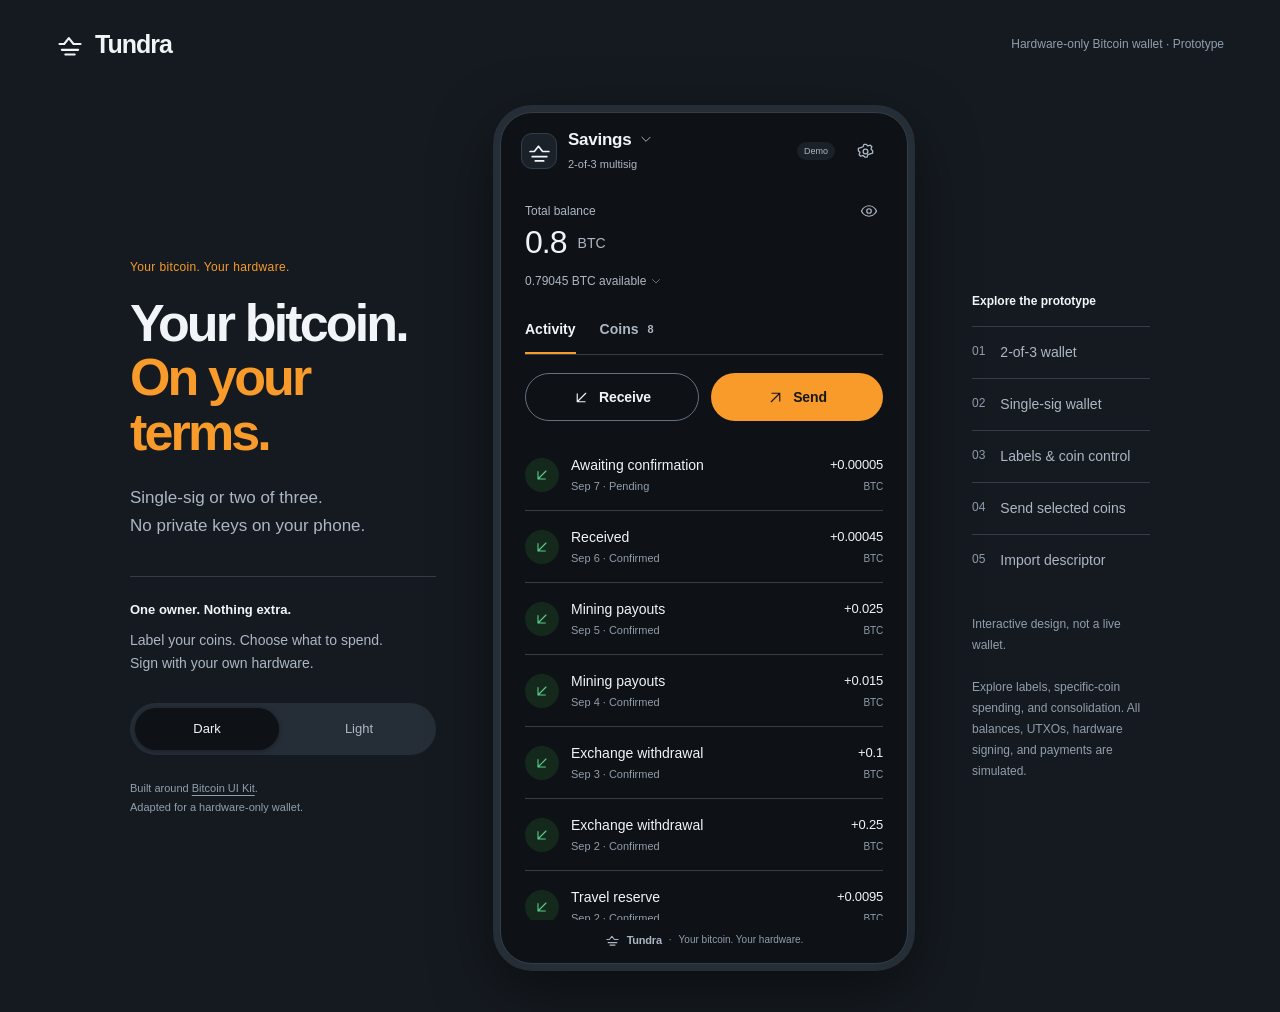
<file: design/web-source/index.html>
<!doctype html>
<html lang="en" data-theme="dark">
<head>
<!--
Tundra design adaptation: Bitcoin UI Kit — Bitcoin Design Community / GBKS.
https://www.bitcoinuikit.com/ — CC BY 4.0
https://creativecommons.org/licenses/by/4.0/
Adapted for a single-owner hardware-only wallet; not an endorsement.
Wallet outline icon: Bitcoin Icons — Bitcoin Design Community / contributors.
https://github.com/BitcoinDesign/Bitcoin-Icons — MIT license:
Permission is hereby granted, free of charge, to any person obtaining a copy of
this software and associated documentation files (the "Software"), to deal in
the Software without restriction, including without limitation the rights to
use, copy, modify, merge, publish, distribute, sublicense, and/or sell copies of
the Software, and to permit persons to whom the Software is furnished to do so,
subject to the following conditions:

The above copyright notice and this permission notice shall be included in all
copies or substantial portions of the Software.

THE SOFTWARE IS PROVIDED "AS IS", WITHOUT WARRANTY OF ANY KIND, EXPRESS OR
IMPLIED, INCLUDING BUT NOT LIMITED TO THE WARRANTIES OF MERCHANTABILITY, FITNESS
FOR A PARTICULAR PURPOSE AND NONINFRINGEMENT. IN NO EVENT SHALL THE AUTHORS OR
COPYRIGHT HOLDERS BE LIABLE FOR ANY CLAIM, DAMAGES OR OTHER LIABILITY, WHETHER
IN AN ACTION OF CONTRACT, TORT OR OTHERWISE, ARISING FROM, OUT OF OR IN
CONNECTION WITH THE SOFTWARE OR THE USE OR OTHER DEALINGS IN THE SOFTWARE.
-->

  <meta charset="utf-8">
  <meta name="viewport" content="width=device-width,initial-scale=1,viewport-fit=cover">
  <meta name="theme-color" content="#0e1115">
  <meta name="description" content="Tundra — a simpler, mobile-first Bitcoin wallet concept for one owner. Hardware-only signing. Public descriptor import, labeled UTXOs, explicit coin selection, and consolidation. Bitcoin balances and signing remain simulated.">
  <title>Tundra — your bitcoin, your hardware</title>
  <meta name="application-name" content="Tundra">
  <meta name="apple-mobile-web-app-title" content="Tundra">
  <link rel="icon" type="image/svg+xml" href="[data-uri]">
  <script src="theme.js"></script>
  <link rel="stylesheet" href="tokens.css">
  <link rel="stylesheet" href="styles.css">
  <link rel="stylesheet" href="coin-styles.css">
  <link rel="stylesheet" href="refined.css">
  <link rel="stylesheet" href="brand.css">
</head>
<body>
  <header class="desktop-header">
    <a class="wordmark" href="#home" aria-label="Tundra home"><svg width="28" height="28" viewBox="0 0 24 24" fill="none" stroke="currentColor" stroke-width="1.8" stroke-linecap="round" stroke-linejoin="round" aria-hidden="true"><path d="M3 12h4l4-5 4 5h6M5 17h14M8 21h8"/></svg>Tundra</a>
    <span>Hardware-only Bitcoin wallet · Prototype</span>
  </header>
  <main class="stage">
    <aside class="editorial">
      <p class="eyebrow">Your bitcoin. Your hardware.</p>
      <h1>Your bitcoin.<br><em>On your terms.</em></h1>
      <p class="intro">Single-sig or two of three.<br>No private keys on your phone.</p>
      <div class="principle"><span>One owner. Nothing extra.</span><p>Label your coins. Choose what to spend.<br>Sign with your own hardware.</p></div>
      <div class="theme-preview"><div class="appearance-options" role="group" aria-label="Preview appearance"><button data-theme-choice="dark" aria-pressed="true">Dark</button><button data-theme-choice="light" aria-pressed="false">Light</button></div></div>
      <p class="design-credit">Built around <a href="https://www.bitcoinuikit.com/" target="_blank" rel="noreferrer noopener">Bitcoin UI Kit</a>.<br>Adapted for a hardware-only wallet.</p>
    </aside>
    <section class="phone" aria-label="Tundra interactive wallet prototype"><div id="app"></div></section>
    <aside class="explore">
      <p class="eyebrow">Explore the prototype</p>
      <button data-tour="savings"><span>01</span>2-of-3 wallet</button>
      <button data-tour="everyday"><span>02</span>Single-sig wallet</button>
      <button data-tour="coins"><span>03</span>Labels & coin control</button>
      <button data-tour="send"><span>04</span>Send selected coins</button>
      <button data-tour="setup"><span>05</span>Import descriptor</button>
      <p class="demo-description">Interactive design, not a live wallet.<br><br>Explore labels, specific-coin spending, and consolidation. All balances, UTXOs, hardware signing, and payments are simulated.</p>
    </aside>
  </main>
  <noscript><p>Enable JavaScript to explore this offline prototype. Do not use it with real funds or real keys.</p></noscript>
  <script src="qr-assets.js"></script>
  <script src="descriptor.js"></script>
  <script src="camera.js"></script>
  <script src="examples.js"></script>
  <script src="coins.js"></script>
  <script src="coin-ui.js"></script>
  <script src="app.js"></script>
</body>
</html>
</file>
<file: design/web-source/styles.css>
* { box-sizing:border-box; }
body { margin:0; background:var(--canvas); -webkit-font-smoothing:antialiased; }
button,input,select { font:inherit; }
button { color:inherit; background:none; border:0; cursor:pointer; -webkit-tap-highlight-color:transparent; }
button:disabled { opacity:.35; cursor:not-allowed; }
button:hover:not(:disabled) { filter:brightness(1.08); }
button:active:not(:disabled) { transform:translateY(1px); }
button:focus-visible,input:focus-visible,select:focus-visible,summary:focus-visible { outline:2px solid var(--accent); outline-offset:4px; }
a { color:inherit; text-decoration:none; }
svg { vertical-align:middle; flex-shrink:0; }
h1,h2,h3,p { margin:0; }
p { line-height:1.6; }
.row { display:flex; align-items:center; gap:12px; }
.between { justify-content:space-between; }
.grow { flex:1; min-width:0; }
.column { display:flex; flex-direction:column; gap:4px; min-width:0; }
.center { text-align:center; }
.muted { color:var(--muted); }
.quiet { color:var(--quiet); }
.accent { color:var(--accent); }
.mono { font-family:var(--mono); font-variant-numeric:tabular-nums; }
.small { font-size:12px; }
.mt8 { margin-top:8px; }.mt16 { margin-top:16px; }.mt24 { margin-top:24px; }.mt32 { margin-top:32px; }
.desktop-header { height:100px; margin:0 48px; display:flex; justify-content:space-between; align-items:center; }
.desktop-header>span { color:var(--quiet); font:10px var(--mono); letter-spacing:.14em; }
.wordmark { display:flex; align-items:center; gap:11px; font-size:17px; font-weight:650; letter-spacing:.15em; }
.wordmark svg { color:var(--accent); }
.stage { min-height:calc(100vh - 100px); display:flex; justify-content:center; align-items:center; gap:66px; padding:20px 36px 54px; background:radial-gradient(ellipse at 50% 48%,var(--accent-glow),transparent 62%); }
.editorial { width:318px; flex-shrink:0; }
.eyebrow { color:var(--accent); font:10px var(--mono); letter-spacing:.14em; }
.editorial h1 { font-size:49px; font-weight:450; letter-spacing:-.055em; line-height:1.08; margin-top:27px; }
.editorial h1 em { font:italic 49px Georgia,serif; color:var(--accent); letter-spacing:-.055em; line-height:1.2; }
.intro { font-size:16px; color:var(--muted); margin-top:26px; line-height:1.8; }
.principle { border-top:1px solid var(--line); margin-top:55px; padding-top:24px; }
.principle span { font:9px var(--mono); color:var(--quiet); letter-spacing:.08em; }
.principle p { margin-top:12px; color:var(--muted); font-size:12px; line-height:1.8; }
.explore { width:168px; }
.explore .eyebrow { color:var(--quiet); margin-bottom:18px; }
.explore>button { display:flex; width:100%; gap:15px; padding:17px 0; text-align:left; font-size:12px; color:var(--muted); border-top:1px solid var(--line); }
.explore>button:hover { color:var(--accent); }
.explore>button span { font:10px var(--mono); color:var(--quiet); }
.demo-description { font-size:11px; color:var(--quiet); margin-top:28px; line-height:1.75; }
.phone { width:408px; height:830px; flex-shrink:0; position:relative; overflow:hidden; background:var(--bg); border:1px solid var(--line-strong); border-radius:36px; box-shadow:0 0 0 7px var(--sheet-bg),0 35px 85px var(--shadow-heavy); }
#app { height:100%; display:flex; flex-direction:column; overflow:hidden; position:relative; }
.chrome { padding:21px 22px 14px; height:79px; flex-shrink:0; display:flex; align-items:center; gap:12px; }
.brand { display:flex; align-items:center; gap:8px; font-size:21px; letter-spacing:-.05em; font-weight:600; }
.brand svg { color:var(--accent); }
.demo-tag { border:1px solid var(--line); color:var(--muted); padding:4px 6px; border-radius:5px; font:8px var(--mono); letter-spacing:.06em; white-space:nowrap; }
.chrome .demo-tag { margin-left:auto; }
.icon-btn { width:42px; height:42px; flex-shrink:0; display:inline-flex; justify-content:center; align-items:center; border-radius:50%; color:var(--muted); }
.icon-btn:hover { background:var(--panel); }
.chrome .page-title { font-size:13px; font-weight:550; }
.screen { flex:1; min-height:0; overflow:auto; padding:11px 24px 24px; scrollbar-width:thin; scrollbar-color:var(--line) transparent; }
.screen::-webkit-scrollbar { width:3px; }
.screen::-webkit-scrollbar-thumb { background:var(--line); }
.screen h1 { font-size:29px; font-weight:500; line-height:1.15; letter-spacing:-.045em; }
.screen h2 { font-size:16px; font-weight:550; letter-spacing:-.015em; }
.screen .subhead { margin-top:10px; color:var(--muted); font-size:13px; line-height:1.6; }
.page-intro { margin-top:11px; margin-bottom:25px; }
.wallet-picker { display:flex; align-items:center; gap:12px; width:100%; padding:9px 0; text-align:left; }
.wallet-mark { width:41px; height:41px; border:1px solid var(--line); background:var(--panel); border-radius:13px; color:var(--accent); display:flex; align-items:center; justify-content:center; flex-shrink:0; }
.wallet-picker .name { display:flex; align-items:center; gap:8px; font-size:18px; font-weight:540; letter-spacing:-.025em; }
.wallet-picker .name svg { color:var(--muted); }
.policy-label { font-size:11px; color:var(--muted); margin-top:4px; }
.balance-section { padding:29px 0 0; }
.balance-caption { display:flex; align-items:center; justify-content:space-between; font-size:10px; color:var(--muted); letter-spacing:.1em; text-transform:uppercase; }
.balance-caption .icon-btn { width:34px; height:30px; margin-top:-5px; }
.big-balance { display:flex; align-items:baseline; flex-wrap:wrap; gap:9px; font-size:46px; font-weight:420; letter-spacing:-.055em; line-height:1.2; font-variant-numeric:tabular-nums; margin-top:9px; }
.big-balance.sats { font-size:43px; }
.unit-button { color:var(--muted); font-size:16px; font-weight:400; letter-spacing:0; padding:4px 0; min-height:38px; }
.balance-helper { font-size:11px; color:var(--quiet); margin-top:9px; display:flex; align-items:center; gap:6px; }
.actions { display:flex; gap:11px; margin-top:29px; }
.actions>.btn { flex:1; }
.btn { display:inline-flex; min-height:51px; align-items:center; justify-content:center; gap:9px; padding:13px 17px; border-radius:14px; font-size:13px; font-weight:600; letter-spacing:-.01em; }
.btn.primary { color:var(--on-primary); background:var(--accent); }
.btn.secondary { color:var(--text); background:var(--panel); border:1px solid var(--line); }
.btn.ghost { color:var(--muted); border:1px solid var(--line); }
.btn.danger { color:var(--danger); background:var(--danger-bg); border:1px solid var(--danger-line); }
.btn.full { width:100%; }
.btn.compact { min-height:40px; padding:10px 13px; border-radius:10px; font-size:12px; }
.text-button { color:var(--accent); font-size:12px; padding:10px 0; min-height:40px; }
.section-heading { display:flex; align-items:center; justify-content:space-between; margin:35px 0 14px; }
.section-heading span { font:9px var(--mono); color:var(--quiet); }
.activity-date { color:var(--quiet); font-size:10px; margin-top:17px; margin-bottom:3px; }
.activity-row { width:100%; display:flex; align-items:center; gap:12px; padding:15px 0; border-bottom:1px solid var(--line); text-align:left; }
.activity-icon { width:38px; height:38px; border:1px solid var(--line); border-radius:50%; color:var(--muted); display:flex; align-items:center; justify-content:center; flex-shrink:0; }
.activity-icon.in { color:var(--accent); background:var(--success-bg); border-color:var(--success-line); }
.activity-row .label { font-size:13px; font-weight:530; }
.activity-row .subtitle { font-size:10px; color:var(--quiet); margin-top:5px; }
.activity-amount { font-size:13px; font-variant-numeric:tabular-nums; letter-spacing:-.015em; text-align:right; }
.activity-amount .unit { display:block; font-size:9px; color:var(--quiet); margin-top:4px; }
.privacy-footer { flex-shrink:0; text-align:center; display:flex; align-items:center; justify-content:center; gap:6px; padding:14px 24px 23px; font-size:10px; color:var(--quiet); }
.bottom-action { padding:14px 24px 23px; flex-shrink:0; background:linear-gradient(180deg,var(--bg),var(--bg) 30%); border-top:1px solid var(--line); }
.bottom-action p { text-align:center; font-size:10px; color:var(--quiet); margin-top:10px; }
.draft-card { margin-top:25px; border:1px solid var(--accent-line); border-radius:15px; padding:15px; background:var(--accent-dark); display:flex; align-items:center; text-align:left; gap:12px; width:100%; }
.draft-card .label { font-size:13px; font-weight:550; }
.draft-card .sub { font-size:11px; color:var(--muted); margin-top:5px; }
.empty { text-align:center; padding:32px 12px; color:var(--muted); font-size:12px; }
.form-field { display:block; margin-top:23px; }
.form-label { font-size:11px; color:var(--muted); display:block; margin-bottom:10px; }
.field-wrap { display:flex; align-items:center; gap:10px; background:var(--panel); border:1px solid var(--line); border-radius:13px; padding:4px 11px 4px 15px; }
.field-wrap:focus-within { border-color:var(--accent); }
.field-wrap input { width:100%; flex:1; min-width:0; background:none; border:0; color:var(--text); outline:none; padding:14px 0; font-size:14px; }
.field-wrap input::placeholder { color:var(--quiet); }
.field-wrap.amount { padding:13px 15px; }
.field-wrap.amount input { font-size:32px; letter-spacing:-.035em; padding:7px 0; font-variant-numeric:tabular-nums; }
.field-wrap .unit { font-size:14px; color:var(--muted); }
.field-note { font-size:10px; color:var(--quiet); margin-top:9px; line-height:1.6; }
.field-footer { margin-top:5px; display:flex; align-items:center; justify-content:space-between; }
.field-footer .text-button { font-size:11px; }
.panel { padding:19px; background:var(--panel); border:1px solid var(--line); border-radius:19px; }
.summary-row { display:flex; justify-content:space-between; align-items:baseline; gap:15px; padding:11px 0; font-size:12px; }
.summary-row .label { color:var(--muted); }
.summary-row .value { text-align:right; overflow-wrap:anywhere; font-variant-numeric:tabular-nums; }
.summary-row.total { border-top:1px solid var(--line); margin-top:7px; padding-top:17px; color:var(--text); font-weight:550; }
.summary-row.total .label { color:var(--text); }
.fee-button { width:100%; text-align:left; padding:17px 0; border-top:1px solid var(--line); border-bottom:1px solid var(--line); display:flex; gap:12px; align-items:center; }
.fee-button .label { font-size:12px; }
.fee-button .value { text-align:right; font-size:12px; }
.fee-button small { display:block; color:var(--quiet); font-size:10px; margin-top:5px; }
.fee-button svg { color:var(--quiet); }
.notice { display:flex; gap:9px; align-items:flex-start; font-size:11px; color:var(--muted); line-height:1.65; }
.notice svg { margin-top:1px; color:var(--accent); }
.notice.warning { color:var(--warning); }
.notice.warning svg { color:var(--warning); }
.error { margin-top:17px; border:1px solid var(--danger-line); border-radius:11px; padding:12px; color:var(--danger); background:var(--danger-bg); font-size:12px; line-height:1.6; }
.review-amount { font-size:40px; font-weight:450; letter-spacing:-.05em; line-height:1.25; margin-top:10px; overflow-wrap:anywhere; }
.review-amount span { font-size:17px; color:var(--muted); letter-spacing:0; }
.review-label { font-size:11px; color:var(--muted); }
.destination { margin-top:24px; padding-bottom:18px; border-bottom:1px solid var(--line); }
.destination .address { font:12px var(--mono); overflow-wrap:anywhere; margin-top:9px; line-height:1.7; }
.summary-panel { padding:19px; background:var(--panel); border:1px solid var(--line); border-radius:18px; }
.progress-label { display:flex; align-items:center; justify-content:space-between; margin:5px 0 16px; color:var(--muted); font-size:11px; }
.progress-dots { display:flex; gap:6px; }
.progress-dot { width:22px; height:22px; border-radius:50%; border:1px solid var(--line-strong); display:flex; align-items:center; justify-content:center; font:9px var(--mono); color:var(--quiet); }
.progress-dot.done { color:var(--accent); background:var(--success-bg); border-color:var(--success-line); }
.sign-intro h1 { font-size:28px; line-height:1.2; }
.sign-intro p { margin-top:9px; color:var(--muted); font-size:12px; line-height:1.6; }
.payment-mini { display:flex; align-items:center; justify-content:space-between; gap:10px; padding:15px; border:1px solid var(--line); border-radius:13px; background:var(--panel); margin-top:22px; }
.payment-mini .amount { font-size:16px; font-weight:500; letter-spacing:-.025em; }
.payment-mini .amount span { font-size:10px; color:var(--muted); }
.payment-mini .to { font:10px var(--mono); color:var(--muted); overflow-wrap:anywhere; max-width:157px; text-align:right; line-height:1.5; }
.tabs { display:flex; gap:4px; padding:4px; border:1px solid var(--line); background:var(--panel); border-radius:12px; margin-top:21px; }
.tabs button { flex:1; min-height:40px; color:var(--muted); font-size:12px; border-radius:8px; display:flex; align-items:center; justify-content:center; gap:7px; }
.tabs button.active { color:var(--accent); background:var(--selected); }
.qr-wrap { width:200px; margin:21px auto 0; padding:13px 13px 10px; background:var(--qr-bg); border-radius:19px; text-align:center; color:var(--qr-ink); }
.qr-wrap img { width:100%; height:auto; display:block; image-rendering:pixelated; }
.qr-wrap p { font:7px var(--mono); color:var(--qr-label); letter-spacing:.04em; margin-top:7px; line-height:1.7; }
.qr-caption { text-align:center; color:var(--muted); font-size:11px; max-width:260px; margin:14px auto 0; line-height:1.6; }
.demo-controls { margin-top:20px; padding-top:13px; border-top:1px solid var(--line); color:var(--quiet); font-size:10px; }
.demo-controls summary { cursor:pointer; padding:5px 0; }
.demo-controls>div { display:flex; flex-wrap:wrap; gap:7px; margin-top:12px; }
.demo-controls button { border:1px solid var(--line); border-radius:8px; padding:9px 10px; font-size:10px; color:var(--muted); }
.scan-window { width:211px; height:211px; margin:26px auto 0; border:1px solid var(--line-strong); border-radius:18px; position:relative; background:repeating-linear-gradient(0deg,transparent,transparent 24px,var(--scan-grid) 25px),repeating-linear-gradient(90deg,transparent,transparent 24px,var(--scan-grid) 25px),var(--scan-bg); display:flex; align-items:center; justify-content:center; }
.scan-window:after { content:""; position:absolute; left:15px; right:15px; top:50%; height:1px; background:var(--accent); box-shadow:0 0 20px var(--accent-glow); }
.scan-window svg { opacity:.3; }
.scan-window .scan-tag { position:absolute; bottom:13px; color:var(--muted); font:8px var(--mono); background:var(--scan-tag); padding:6px; border-radius:4px; letter-spacing:.05em; }
.hardware-visual { width:90px; height:151px; border:2px solid var(--device-frame); border-radius:18px; margin:31px auto 16px; background:linear-gradient(145deg,var(--device-body),var(--device-deep)); box-shadow:inset 0 0 0 4px var(--device-deep); padding:17px 10px; position:relative; }
.hardware-visual .display { background:var(--device-screen); color:var(--device-ink); border-radius:5px; height:61px; display:flex; flex-direction:column; align-items:center; justify-content:center; gap:7px; font:8px var(--mono); }
.hardware-visual .device-button { width:23px; height:23px; border-radius:50%; margin:16px auto 0; border:1px solid var(--device-frame); background:var(--device-body); }
.hardware-visual:after { content:""; height:27px; width:2px; background:var(--device-frame); position:absolute; left:43px; bottom:-29px; }
.hardware-caption { margin:43px auto 0; text-align:center; color:var(--muted); max-width:280px; font-size:12px; line-height:1.7; }
.success-mark { width:70px; height:70px; margin:19px 0 28px; background:var(--success-bg); border:1px solid var(--success-line); color:var(--accent); border-radius:50%; display:flex; align-items:center; justify-content:center; }
.receive-address { margin-top:21px; padding:16px; border:1px solid var(--line); border-radius:13px; background:var(--panel); font:12px var(--mono); overflow-wrap:anywhere; line-height:1.65; text-align:center; }
.receive-status { display:flex; align-items:center; justify-content:center; gap:7px; font-size:11px; color:var(--quiet); margin-top:15px; }
.receive-status.verified { color:var(--accent); }
.choice { width:100%; display:flex; align-items:center; gap:14px; text-align:left; padding:19px 16px; margin-top:13px; border:1px solid var(--line); background:var(--panel); border-radius:17px; }
.choice .title { font-size:15px; font-weight:550; }
.choice .description { font-size:11px; color:var(--muted); line-height:1.6; margin-top:6px; }
.choice .chevron { color:var(--quiet); }
.choice.selected { border-color:var(--accent-line); background:var(--selected); }
.key-row { display:flex; align-items:center; padding:14px 0; gap:12px; border-bottom:1px solid var(--line); }
.key-num { width:30px; height:30px; display:flex; align-items:center; justify-content:center; border-radius:50%; border:1px solid var(--line); font:11px var(--mono); color:var(--quiet); }
.key-num.added { background:var(--success-bg); color:var(--accent); border-color:var(--success-line); }
.key-row .label { font-size:12px; }
.key-row .sub { font:9px var(--mono); color:var(--quiet); margin-top:4px; }
.key-row .status { color:var(--muted); font-size:10px; }
.settings-row { display:flex; align-items:center; gap:13px; width:100%; padding:17px 0; text-align:left; border-bottom:1px solid var(--line); }
.settings-row>svg { color:var(--muted); }
.settings-row .name { font-size:13px; }
.settings-row .description { font-size:10px; color:var(--quiet); margin-top:5px; }
.settings-row .value { color:var(--muted); font-size:11px; }
.settings-heading { font:9px var(--mono); color:var(--quiet); text-transform:uppercase; letter-spacing:.12em; margin-top:26px; }
.key-details { border-top:1px solid var(--line); margin-top:13px; padding-top:15px; }
.key-details summary { color:var(--muted); font-size:11px; padding:4px 0; cursor:pointer; }
.code-block { font:10px var(--mono); line-height:1.65; overflow-wrap:anywhere; white-space:pre-wrap; padding:14px; border:1px solid var(--line); background:var(--input-bg); border-radius:11px; color:var(--muted); margin-top:13px; }
.sheet-backdrop { position:absolute; inset:0; z-index:10; background:var(--overlay); backdrop-filter:blur(5px); }
.sheet { position:absolute; z-index:11; left:0; right:0; bottom:0; max-height:92%; overflow:auto; padding:24px 24px 26px; border:1px solid var(--line); border-bottom:0; border-radius:28px 28px 0 0; background:var(--sheet-bg); box-shadow:0 -20px 60px var(--shadow); scrollbar-width:thin; }
.sheet:before { content:""; display:block; width:32px; height:3px; background:var(--line-strong); margin:-10px auto 20px; border-radius:2px; }
.sheet-header { display:flex; justify-content:space-between; align-items:center; gap:15px; margin-bottom:12px; }
.sheet-header h2 { font-size:22px; font-weight:500; letter-spacing:-.035em; }
.sheet-sub { color:var(--muted); font-size:12px; line-height:1.7; }
.sheet .choice { padding:15px; }
.sheet .wallet-choice-amount { font-size:13px; text-align:right; font-variant-numeric:tabular-nums; }
.sheet .wallet-choice-amount span { display:block; color:var(--quiet); font-size:9px; margin-top:4px; }
.sheet .btn.full { margin-top:13px; }
.sheet .tabs { margin-top:20px; }
.sheet .qr-wrap { width:175px; }
.sheet .hardware-visual { margin-top:25px; }
.sheet .hardware-caption { margin-bottom:20px; }
.sheet .form-field:first-of-type { margin-top:16px; }
.toast { position:absolute; left:18px; right:18px; bottom:24px; z-index:20; background:var(--success-bg); border:1px solid var(--success-line); color:var(--text); padding:13px 16px; border-radius:13px; font-size:12px; line-height:1.6; box-shadow:0 6px 20px var(--shadow-heavy); pointer-events:none; }
.toast.error-toast { background:var(--danger-bg); border-color:var(--danger-line); }
@media (max-width:1140px) { .stage {gap:48px}.explore {display:none}.editorial {width:308px} }
@media (max-width:800px) { .editorial {display:none}.desktop-header {height:80px;margin:0 25px}.desktop-header>span {font-size:8px}.stage {min-height:calc(100vh - 80px);padding:12px 20px 40px} }
@media (max-width:500px) { body {background:var(--bg)}.desktop-header,.editorial,.explore {display:none}.stage {display:block;padding:0;min-height:100dvh;background:none}.phone {width:100%;height:100dvh;border:0;box-shadow:none;border-radius:0}.chrome {padding-top:max(20px,env(safe-area-inset-top));height:78px}.screen {padding-left:23px;padding-right:23px}.bottom-action {padding-bottom:max(22px,env(safe-area-inset-bottom));}.privacy-footer {padding-bottom:max(20px,env(safe-area-inset-bottom))}.sheet {padding-bottom:max(26px,env(safe-area-inset-bottom));} }
@media (max-width:360px) { .screen {padding-left:19px;padding-right:19px}.big-balance {font-size:40px}.big-balance.sats {font-size:36px}.sign-intro h1 {font-size:25px}.qr-wrap {width:176px}.page-intro {margin-bottom:20px}.review-amount {font-size:36px}.payment-mini .to {max-width:130px}.chrome {padding-left:16px;padding-right:16px} }
@media (prefers-reduced-motion:reduce) { * {scroll-behavior:auto!important;transition:none!important;} }
/* Descriptor import, version 03. */
.import-hero { padding-top:11px; margin-bottom:29px; }
.import-emblem { display:flex; align-items:center; justify-content:center; height:57px; width:57px; border:1px solid var(--accent-line); border-radius:17px; color:var(--accent); background:var(--accent-dark); margin-bottom:24px; }
.import-hero .eyebrow { font-size:8px; margin-bottom:12px; letter-spacing:.11em; }
.import-hero h1 { font-size:34px; letter-spacing:-.045em; font-weight:500; margin-bottom:12px; }
.import-choice { min-height:91px; }
.import-choice:first-of-type { border-color:var(--accent-line); background:var(--accent-dark); }
.import-choice .wallet-mark { width:41px; height:41px; flex-shrink:0; }
.import-choice .title { font-size:15px; }
.import-supported { display:flex; justify-content:center; flex-wrap:wrap; gap:23px; margin:33px 0 13px; color:var(--muted); }
.import-supported span { display:flex; align-items:center; gap:7px; font-size:11px; }
.import-verified { display:inline-flex; align-items:center; gap:7px; color:var(--accent); font:9px var(--mono); letter-spacing:.05em; padding:9px 11px; background:var(--success-bg); border:1px solid var(--success-line); border-radius:8px; margin:4px 0 22px; }
.descriptor-camera { position:relative; width:100%; aspect-ratio:1; max-height:310px; border:1px solid var(--line); border-radius:20px; background:var(--scan-bg); overflow:hidden; }
.descriptor-camera video { width:100%; height:100%; object-fit:contain; }
.camera-placeholder { position:absolute; inset:0; display:flex; align-items:center; justify-content:center; color:var(--quiet); }
.descriptor-camera.active .camera-placeholder { display:none; }
.camera-corner { position:absolute; width:29px; height:29px; border:2px solid var(--accent); }
.camera-corner.tl { left:22px; top:22px; border-right:0; border-bottom:0; border-radius:7px 0 0 0; }
.camera-corner.tr { right:22px; top:22px; border-left:0; border-bottom:0; border-radius:0 7px 0 0; }
.camera-corner.bl { left:22px; bottom:22px; border-right:0; border-top:0; border-radius:0 0 0 7px; }
.camera-corner.br { right:22px; bottom:22px; border-left:0; border-top:0; border-radius:0 0 7px 0; }
.camera-label { position:absolute; bottom:26px; left:50%; transform:translateX(-50%); white-space:nowrap; font:8px var(--mono); letter-spacing:.12em; padding:7px 10px; background:var(--scan-tag); border-radius:5px; color:var(--muted); }
.descriptor-camera.active .camera-label { color:var(--accent); }
#descriptor-text { display:block; width:100%; min-height:160px; max-height:250px; resize:vertical; padding:15px; background:var(--input-bg); color:var(--text); border:1px solid var(--line-strong); border-radius:12px; font:12px/1.7 var(--mono); margin-top:9px; overflow-wrap:anywhere; }
#descriptor-text:focus { outline:2px solid var(--accent); outline-offset:2px; }
.descriptor-state { display:flex; align-items:center; gap:13px; margin-top:26px; padding:18px; background:var(--panel); border:1px solid var(--line); border-radius:16px; }
.descriptor-state strong { display:block; font-size:13px; font-weight:500; }
.descriptor-state .grow>span { display:block; font-size:11px; line-height:1.7; color:var(--muted); margin-top:5px; }
.connection-badge { color:var(--quiet); font:8px var(--mono); letter-spacing:.08em; }
.summary-row .value { text-align:right; }
.btn:disabled { opacity:.4; cursor:not-allowed; }
@media (max-width:360px) { .import-hero h1 {font-size:29px}.import-choice {padding:16px 13px;gap:10px}.import-choice .title {font-size:14px}.import-hero {margin-bottom:23px}.import-hero .eyebrow {font-size:7px}.import-supported {gap:17px}.summary-row .value {max-width:62%;} }

/* Bitcoin UI Kit-inspired components: neutral surfaces, clear type, capsule buttons. */
body { background:var(--canvas); }
button:hover:not(:disabled) { filter:none; }
button,input,select,textarea { font-family:var(--sans); }
button:focus-visible,a:focus-visible,input:focus-visible,textarea:focus-visible,summary:focus-visible { outline:2px solid var(--accent); outline-offset:4px; }
button:disabled { opacity:.45; }
a:focus-visible { border-radius:4px; }
.desktop-header { height:88px; max-width:1240px; margin:0 auto; padding:0 36px; }
.desktop-header>span { font:12px var(--sans); letter-spacing:0; }
.wordmark { font-size:23px; letter-spacing:-.04em; font-weight:650; gap:10px; }
.wordmark svg,.brand svg { color:var(--primary); }
.stage { min-height:calc(100dvh - 88px); gap:64px; padding:24px 36px 48px; background:none; }
.editorial { width:306px; }
.eyebrow { font:500 12px var(--sans); letter-spacing:.03em; }
.editorial h1 { font-size:52px; font-weight:650; line-height:1.05; letter-spacing:-.055em; margin-top:22px; }
.editorial h1 em { font:inherit; color:var(--primary); letter-spacing:inherit; }
.intro { font-size:17px; line-height:1.65; margin-top:24px; }
.principle { margin-top:36px; padding-top:24px; }
.principle span { font:600 13px var(--sans); letter-spacing:0; color:var(--text); }
.principle p { font-size:14px; line-height:1.65; }
.explore { width:178px; }
.explore .eyebrow { font-weight:600; color:var(--text); letter-spacing:0; }
.explore>button { font-size:14px; min-height:52px; }
.explore>button span { font:12px var(--sans); }
.demo-description { font-size:12px; }
.phone { width:408px; height:852px; border-radius:32px; border-color:var(--line); box-shadow:0 0 0 7px var(--panel-raised),0 20px 64px var(--shadow-heavy); }
.chrome { height:80px; padding:18px 20px 12px; gap:8px; }
.chrome .page-title { font-size:15px; font-weight:600; }
.brand { font-size:23px; letter-spacing:-.045em; gap:8px; }
.brand svg { width:25px; height:25px; }
.demo-tag { border:0; background:var(--panel); border-radius:999px; font:500 10px var(--sans); padding:5px 9px; letter-spacing:0; }
.chrome .demo-tag { margin-left:auto; }
.icon-btn { width:44px; height:44px; color:var(--muted); }
.theme-toggle { width:44px; height:44px; }
.screen { padding:12px 24px 24px; }
.screen h1 { font-size:32px; font-weight:600; line-height:1.15; letter-spacing:-.04em; }
.screen h2 { font-size:19px; font-weight:600; }
.screen .subhead { font-size:14px; line-height:1.6; }
.page-intro { margin-top:12px; margin-bottom:28px; }
.wallet-picker { background:var(--panel); border:1px solid var(--line); padding:14px 16px; border-radius:var(--radius-card); gap:12px; }
.wallet-picker:hover { border-color:var(--line-strong); }
.wallet-picker .column { flex:1; }
.wallet-picker .name { font-size:18px; font-weight:600; }
.wallet-picker .name svg { margin-left:auto; transform:rotate(90deg); }
.wallet-mark { width:42px; height:42px; border:0; background:var(--accent-dark); border-radius:12px; color:var(--accent); }
.policy-label { font-size:12px; margin-top:3px; }
.balance-section { padding-top:28px; }
.balance-caption { font:400 14px var(--sans); letter-spacing:0; text-transform:none; }
.balance-caption .icon-btn { width:44px; height:44px; margin-top:-9px; margin-bottom:-9px; }
.big-balance { font-size:47px; font-weight:500; letter-spacing:-.055em; margin-top:12px; gap:8px; }
.big-balance.sats { font-size:43px; }
.unit-button { font-size:17px; min-height:44px; padding:4px; color:var(--muted); }
.balance-helper { font-size:12px; margin-top:10px; gap:7px; }
.actions { margin-top:28px; gap:12px; }
.btn { border-radius:var(--radius-button); font-size:15px; font-weight:600; min-height:52px; padding:14px 19px; }
.btn.primary { background:var(--primary); color:var(--on-primary); }
.btn.primary:hover:not(:disabled) { background:var(--primary-hover); }
.btn.secondary { background:transparent; border-color:var(--line-strong); color:var(--text); }
.btn.secondary:hover:not(:disabled),.btn.ghost:hover:not(:disabled) { background:var(--panel-raised); }
.btn.ghost { background:transparent; color:var(--text); }
.btn.compact { border-radius:var(--radius-button); font-size:14px; min-height:44px; }
.text-button { font-size:14px; font-weight:500; min-height:44px; }
.section-heading { margin:32px 0 10px; }
.section-heading span { font:12px var(--sans); letter-spacing:0; }
.activity-date { font-size:12px; margin-top:18px; margin-bottom:2px; }
.activity-row { padding:14px 0; min-height:68px; }
.activity-icon { width:42px; height:42px; background:var(--panel); border:0; }
.activity-icon.in { background:var(--success-bg); color:var(--success); }
.activity-row .label { font-size:14px; font-weight:500; }
.activity-row .subtitle { font-size:12px; }
.activity-amount { font-size:14px; font-weight:500; }
.activity-amount.accent { color:var(--success); }
.activity-amount .unit { font-size:11px; font-weight:400; }
.privacy-footer { font-size:11px; padding:16px 24px 24px; }
.bottom-action { padding:16px 24px 24px; background:var(--bg); border-top:1px solid var(--line); }
.bottom-action p { font-size:11px; }
.draft-card { border-radius:16px; }
.draft-card .label { font-size:14px; }
.draft-card .sub { font-size:12px; }
.empty { font-size:14px; }
.form-field { margin-top:24px; }
.form-label { font-size:14px; color:var(--text); font-weight:500; margin-bottom:10px; }
.field-wrap { background:var(--input-bg); border-color:var(--line-strong); border-radius:var(--radius-input); padding-left:16px; }
.field-wrap input { font-size:16px; min-height:48px; }
.field-wrap:focus-within { border-color:var(--accent); box-shadow:0 0 0 1px var(--accent); }
.field-wrap input:focus-visible { outline:none; }
.field-wrap.amount { padding:8px 16px; }
.field-wrap.amount input { font-size:36px; padding:8px 0; font-weight:500; }
.field-note { font-size:12px; line-height:1.6; }
.field-footer .text-button { font-size:13px; }
.panel,.summary-panel { border-radius:var(--radius-card); padding:20px; }
.summary-row { font-size:13px; padding:12px 0; }
.fee-button .label,.fee-button .value { font-size:14px; }
.fee-button small { font-size:12px; }
.notice { font-size:13px; gap:10px; line-height:1.6; }
.notice svg { margin-top:2px; }
.error { font-size:13px; }
.review-label { font-size:13px; }
.review-amount { font-size:40px; font-weight:500; }
.destination .address { font-size:13px; }
.progress-label { font-size:13px; margin:8px 0 24px; }
.progress-dots { gap:8px; }
.progress-dot { width:28px; height:28px; font:500 12px var(--sans); }
.progress-dot.done { color:var(--success); }
.sign-intro h1 { font-size:30px; }
.sign-intro p { font-size:14px; }
.payment-mini { padding:16px; border-radius:16px; margin-top:24px; }
.payment-mini .amount { font-size:18px; font-weight:500; }
.payment-mini .amount span { font-size:12px; }
.payment-mini .to { font-size:11px; }
.tabs { border:0; border-radius:999px; background:var(--panel-raised); padding:4px; margin-top:24px; }
.tabs button { min-height:44px; font-size:14px; border-radius:999px; }
.tabs button.active { color:var(--text); background:var(--bg); box-shadow:0 1px 5px var(--shadow); }
.qr-wrap { width:204px; padding:16px 16px 12px; border-radius:16px; margin-top:24px; background:var(--qr-bg); border:1px solid var(--line); }
.qr-wrap p { color:var(--qr-label); font:8px/1.5 var(--sans); letter-spacing:0; }
.qr-caption { font-size:13px; margin-top:16px; }
.demo-controls { font-size:12px; margin-top:24px; }
.demo-controls summary { min-height:40px; padding:10px 0; }
.demo-controls button { font-size:12px; min-height:44px; border-radius:999px; padding:10px 14px; }
.scan-window { width:214px; height:214px; }
.scan-window .scan-tag { font:10px var(--sans); }
.hardware-caption { font-size:14px; }
.success-mark { color:var(--success); }
.receive-address { font-size:13px; padding:18px; }
.receive-status { font-size:12px; }
.receive-status.verified { color:var(--success); }
.choice { padding:20px 16px; border-radius:var(--radius-card); }
.choice:hover { border-color:var(--line-strong); }
.choice .title { font-size:16px; font-weight:600; }
.choice .description { font-size:13px; }
.choice.selected { border-color:var(--accent-line); }
.key-num.added { color:var(--success); }
.settings-heading { font:600 12px var(--sans); letter-spacing:.03em; color:var(--muted); margin-top:28px; }
.settings-row { padding:18px 0; }
.settings-row .name { font-size:15px; }
.settings-row .description { font-size:12px; line-height:1.5; }
.settings-row .value { font-size:13px; }
.key-details summary { font-size:13px; min-height:44px; padding-top:12px; }
.code-block { font-size:11px; padding:16px; }
.sheet { padding:24px; background:var(--sheet-bg); border-color:var(--line); border-radius:28px 28px 0 0; }
.sheet:before { width:36px; height:4px; background:var(--line-strong); margin-bottom:20px; }
.sheet-header h2 { font-size:24px; font-weight:600; }
.sheet-sub { font-size:14px; }
.sheet .choice { padding:16px; }
.sheet .wallet-choice-amount { font-size:14px; }
.sheet .wallet-choice-amount span { font-size:11px; }
.toast { font-size:13px; color:var(--text); }
.import-hero { padding-top:12px; margin-bottom:28px; }
.import-emblem { width:64px; height:64px; border:0; border-radius:16px; margin-bottom:24px; }
.import-hero .eyebrow { font:500 11px var(--sans); letter-spacing:.02em; margin-bottom:12px; }
.import-hero h1 { font-size:34px; font-weight:600; }
.import-choice { min-height:96px; }
.import-choice:first-of-type { border-color:var(--line); background:var(--panel); }
.import-choice .title { font-size:16px; }
.import-choice .wallet-mark { width:44px; height:44px; }
.import-supported { margin-top:28px; gap:20px; }
.import-supported span { font-size:12px; }
.import-verified { font:500 11px var(--sans); color:var(--success); border-radius:999px; letter-spacing:0; padding:8px 12px; margin-bottom:14px; }
.camera-label { font:500 10px var(--sans); letter-spacing:.04em; border-radius:999px; }
#descriptor-text { font-size:13px; background:var(--input-bg); }
.descriptor-state strong { font-size:14px; font-weight:600; }
.descriptor-state .grow>span { font-size:12px; }
.connection-badge { font:500 10px var(--sans); letter-spacing:0; }
.appearance-section { margin:24px 0 8px; }
.appearance-label { font-size:15px; font-weight:500; }
.appearance-options { display:flex; gap:8px; padding:5px; margin-top:12px; background:var(--panel-raised); border-radius:999px; }
.appearance-options button { flex:1; display:flex; gap:8px; justify-content:center; align-items:center; border-radius:999px; min-height:46px; padding:10px 12px; color:var(--muted); font-size:14px; font-weight:500; }
.appearance-options button[aria-pressed="true"] { color:var(--text); background:var(--bg); box-shadow:0 1px 5px var(--shadow); }
.appearance-default { font-size:10px; font-weight:400; color:var(--quiet); margin-left:1px; }
.appearance-hint { margin-top:10px; font-size:12px; color:var(--quiet); line-height:1.5; }
.theme-preview { margin-top:28px; }
.theme-preview .appearance-options { margin-top:0; }
.theme-preview .appearance-options button { font-size:13px; padding:8px; min-height:42px; gap:6px; }
.design-credit { font-size:11px; line-height:1.7; color:var(--quiet); margin-top:24px; }
.design-credit a { text-decoration:underline; text-underline-offset:3px; }
@media (max-width:1140px) { .stage {gap:48px}.explore {display:none} }
@media (max-width:800px) { .desktop-header {height:72px;padding:0 24px}.desktop-header>span {font-size:11px}.stage {min-height:calc(100dvh - 72px);padding:20px 20px 40px} }
@media (max-width:500px) {
  body {background:var(--bg)}.desktop-header,.editorial,.explore {display:none}.stage {padding:0;min-height:100dvh;display:block}
  .phone {width:100%;height:100dvh;border:0;border-radius:0;box-shadow:none}
  .chrome {height:auto;min-height:76px;padding:calc(14px + env(safe-area-inset-top)) 20px 10px}
  .screen {padding:12px 24px 24px}.bottom-action {padding:16px 24px max(24px,env(safe-area-inset-bottom))}
  .privacy-footer {padding-bottom:max(20px,env(safe-area-inset-bottom))}.sheet {padding-bottom:max(26px,env(safe-area-inset-bottom))}
}
@media (max-width:360px) {
  .screen {padding-left:20px;padding-right:20px}.chrome {padding-left:16px;padding-right:16px;gap:4px}
  .brand {font-size:21px}.demo-tag {font-size:9px;padding:5px 7px}.big-balance {font-size:40px}.big-balance.sats {font-size:36px}
  .screen h1 {font-size:29px}.sign-intro h1 {font-size:27px}.import-hero h1 {font-size:31px}.choice .title,.import-choice .title {font-size:14px}
  .import-choice {padding:16px 12px}.choice .description {font-size:12px}.import-choice .wallet-mark {width:36px;height:36px}
  .payment-mini .to {max-width:124px}.btn {padding:14px 16px}.appearance-options {gap:2px}.appearance-options button {padding:10px 8px}
}
@media (prefers-reduced-motion:reduce) { *,*::before,*::after {scroll-behavior:auto!important;transition:none!important;animation:none!important} }
</file>
<file: design/web-source/coin-styles.css>
/* Coins inherit the Bitcoin UI Kit adaptation's light/dark semantic tokens. */
.sr-only{position:absolute;width:1px;height:1px;padding:0;margin:-1px;overflow:hidden;clip:rect(0,0,0,0);white-space:nowrap;border:0}
.wallet-sections{display:flex;gap:4px;padding:4px;margin:26px 0 10px;background:var(--panel);border:1px solid var(--line);border-radius:999px}
.wallet-sections button{flex:1;min-height:44px;border-radius:999px;color:var(--muted);font-size:14px;font-weight:600;display:flex;align-items:center;justify-content:center;gap:9px}
.wallet-sections button[aria-selected=true]{background:var(--bg);color:var(--text);box-shadow:0 1px 4px var(--shadow)}
.wallet-sections button span{padding:2px 7px;font-size:11px;border-radius:20px;background:var(--panel-raised);color:var(--muted)}
.wallet-sections button[aria-selected=true] span{background:var(--accent-dark);color:var(--accent)}
.activity-heading{margin-top:24px}
.coin-heading{display:flex;align-items:center;justify-content:space-between;gap:16px;margin:24px 0 17px}.coin-heading h1{font-size:30px}.coin-heading p{font-size:12px;color:var(--muted);margin-top:8px;font-variant-numeric:tabular-nums}
.coin-availability{display:flex;align-items:center;justify-content:space-between;gap:12px;font-size:12px;color:var(--muted);padding:14px 0 18px;border-bottom:1px solid var(--line);margin-bottom:20px}.coin-availability span:first-child{display:flex;gap:7px;align-items:center}.coin-availability i{width:6px;height:6px;border-radius:50%;background:var(--success)}.coin-availability span:last-child{font-variant-numeric:tabular-nums;color:var(--text)}
.coin-search{display:flex;align-items:center;gap:10px;padding:0 4px 0 14px;min-height:48px;border:1px solid var(--line);border-radius:var(--radius-input);background:var(--input-bg);color:var(--muted)}.coin-search:focus-within{border-color:var(--accent)}.coin-search input{width:100%;min-width:0;color:var(--text);background:none;border:0;outline:none;font-size:13px;padding:12px 0;line-height:22px}.coin-search input::placeholder{color:var(--quiet)}.coin-search .icon-btn{width:40px;flex:0 0 40px;color:var(--accent)}
.coin-filters{margin-top:10px}.filter-pills{display:flex;justify-content:space-between;gap:2px}.filter-pills button{font-size:12px;min-height:44px;padding:7px 12px;border-radius:999px;border:1px solid transparent;color:var(--muted);white-space:nowrap}.filter-pills button[aria-pressed=true]{color:var(--accent);border-color:var(--accent-line);background:var(--accent-dark)}
.coin-sort-label{display:block;text-align:right;margin:2px 0 -44px;pointer-events:none}.coin-sort-label select{pointer-events:auto;min-height:44px;max-width:92px;padding:7px 3px;background:var(--bg);color:var(--muted);border:0;outline-offset:0;font-size:11px}
.coin-list-heading{display:flex;align-items:center;justify-content:space-between;padding-right:94px;gap:10px;margin:8px 0 2px;font-size:11px;color:var(--quiet)}.coin-list-heading .text-button{font-size:11px;white-space:nowrap;padding:8px 0;min-height:44px}
.coin-row{display:flex;align-items:stretch;gap:0;border:1px solid var(--line);border-radius:14px;background:var(--panel);margin-bottom:9px;min-width:0}.coin-row.is-selected{background:var(--accent-dark);border-color:var(--accent-line)}
.coin-checkbox{width:45px;flex:0 0 45px;min-height:76px;display:flex;align-items:center;justify-content:center;padding:0}.coin-checkbox>span{width:21px;height:21px;border:1px solid var(--line-strong);border-radius:6px;display:flex;align-items:center;justify-content:center;color:var(--on-primary)}.coin-checkbox[aria-checked=true]>span{background:var(--primary);border-color:var(--primary)}.coin-checkbox:disabled{opacity:1;cursor:not-allowed}.coin-checkbox:disabled>span{color:var(--quiet);border-color:var(--line)}
.coin-detail-button{flex:1;min-width:0;text-align:left;padding:14px 13px 13px 0}.coin-row-top{display:flex;align-items:flex-start;gap:10px;justify-content:space-between}.coin-label{min-width:0;overflow-wrap:anywhere;font-size:13px;font-weight:600;line-height:1.5;display:-webkit-box;-webkit-line-clamp:2;-webkit-box-orient:vertical;overflow:hidden}.coin-label.no-label{color:var(--accent);font-weight:500}.coin-value{flex-shrink:0;text-align:right;font-variant-numeric:tabular-nums;font-size:13px;font-weight:600;line-height:1.5}.coin-value>span{margin-left:4px;font-size:10px;color:var(--muted);font-weight:400}.coin-row-bottom{display:flex;align-items:center;justify-content:space-between;gap:6px;margin-top:8px;color:var(--quiet);font-size:10px;line-height:1.5}.coin-status{display:inline-flex;align-items:center;gap:4px;font-size:10px;color:var(--muted)}.coin-status.frozen{color:var(--quiet)}.coin-status.pending,.coin-status.in-draft{color:var(--warning)}.coin-status.available{color:var(--success)}
.coin-local-note{font-size:11px;color:var(--quiet);line-height:1.6;margin:20px 0 8px}.coin-empty{text-align:center;padding:36px 10px;color:var(--muted)}.coin-empty>svg{color:var(--accent);margin-bottom:16px}.coin-empty h2{font-size:17px}.coin-empty p{font-size:13px;margin:12px 0 20px}.coin-draft-notice{display:flex;align-items:center;gap:8px;width:100%;padding:12px;border-radius:10px;background:var(--accent-dark);border:1px solid var(--accent-line);font-size:11px;color:var(--accent);margin:-5px 0 18px}.coin-draft-notice>svg:last-child{margin-left:auto}
.coin-selection-footer{padding-top:12px;background:var(--bg);box-shadow:0 -10px 35px var(--shadow);z-index:2}.selection-summary{display:flex;justify-content:space-between;align-items:center;gap:14px}.selection-summary>div{display:flex;align-items:baseline;gap:10px;flex-wrap:wrap}.selection-summary strong{font-size:13px;font-weight:600}.selection-summary span{font-size:12px;color:var(--muted);font-variant-numeric:tabular-nums}.selection-summary .text-button{min-height:36px;padding:6px 0;font-size:12px}.selection-tools{display:flex;gap:22px;padding:0 0 8px}.selection-tools button{display:flex;gap:6px;align-items:center;min-height:36px;color:var(--muted);font-size:12px}.selection-actions{display:flex;gap:10px}.selection-actions .btn{flex:1;min-width:0;font-size:12px;min-height:48px;padding:12px 8px}.coin-selection-footer p{font-size:10px;margin-top:10px}
.coin-input-control{display:flex;align-items:center;gap:12px;border:1px solid var(--accent-line);border-radius:14px;padding:16px 13px;text-align:left;width:100%;margin-top:22px;background:var(--accent-dark)}.coin-control-icon{color:var(--accent)}.coin-input-control strong{display:block;font-weight:600;font-size:13px;color:var(--text)}.coin-input-control small{display:block;font-size:11px;color:var(--muted);line-height:1.6;margin-top:4px}.coin-input-control>svg{color:var(--accent)}
.auto-choice{display:flex;gap:12px;align-items:center;width:100%;background:var(--panel);border:1px solid var(--line);border-radius:14px;padding:15px;text-align:left;color:var(--accent)}.auto-choice strong{font-size:13px;color:var(--text)}.auto-choice small{display:block;font-size:11px;color:var(--muted);margin-top:5px}.coin-picker-target{display:flex;align-items:baseline;justify-content:space-between;gap:12px;font-size:12px;margin:21px 0;color:var(--muted)}.coin-picker-target strong{font-size:12px;color:var(--text);text-align:right}
.consolidation-flow{display:flex;align-items:center;justify-content:center;gap:32px;padding:24px;background:var(--panel);border:1px solid var(--line);border-radius:16px}.consolidation-flow>div{display:flex;flex-direction:column;align-items:center;gap:8px}.stack-symbol{width:56px;height:56px;display:flex;align-items:center;justify-content:center;border-radius:50%;border:1px solid var(--line-strong);color:var(--muted);margin-bottom:4px}.stack-symbol.result{color:var(--accent);border-color:var(--accent-line);background:var(--accent-dark)}.consolidation-flow strong{font-size:16px;font-weight:600}.consolidation-flow small{font-size:11px;color:var(--muted)}.consolidation-flow>svg{color:var(--quiet)}
.consolidation-amount{padding:23px 0 0}.consolidation-amount>span{font-size:12px;color:var(--muted)}.consolidation-amount strong{display:block;font-size:30px;font-weight:550;letter-spacing:-.025em;font-variant-numeric:tabular-nums;margin-top:9px;overflow-wrap:anywhere}.consolidation-amount strong small{font-size:15px;font-weight:400;color:var(--muted)}.consolidation-amount p{font-size:11px;color:var(--quiet);margin-top:8px}
.privacy-callout{display:flex;align-items:flex-start;gap:10px;color:var(--warning);font-size:12px;line-height:1.65;margin-top:24px;padding:15px;border:1px solid var(--accent-line);border-radius:12px;background:var(--accent-dark)}.privacy-callout>svg,.privacy-callout>span{flex-shrink:0;margin-top:2px}.privacy-callout p{line-height:1.65}.privacy-check{display:flex;align-items:center;gap:12px;margin-top:18px;padding:12px 0;font-size:12px;color:var(--text);line-height:1.65;cursor:pointer}.privacy-check input{width:22px;height:22px;flex:0 0 22px;accent-color:var(--primary)}
.review-tag{display:flex;gap:7px;align-items:flex-start;color:var(--accent);font-size:12px;margin-top:14px;overflow-wrap:anywhere}.review-tag svg{margin-top:2px;flex-shrink:0}.coin-review-panel .summary-row{font-size:12px}.coin-review-panel .destination{margin-top:22px}.coin-review-panel .value{flex-shrink:0}.coin-review-panel .summary-row small{font-size:10px}.coin-review-panel .review-amount{font-size:36px}
.input-breakdown{border:1px solid var(--line);border-radius:12px;margin-top:16px;background:var(--panel);padding:0 13px}.input-breakdown summary{display:flex;gap:10px;justify-content:space-between;align-items:center;min-height:52px;cursor:pointer;font-size:12px;list-style:none;color:var(--muted)}.input-breakdown summary::-webkit-details-marker{display:none}.input-breakdown summary span{display:flex;gap:7px;align-items:center}.input-breakdown[open] summary>span:last-child>svg{transform:rotate(90deg)}.input-rows>div{display:flex;justify-content:space-between;gap:12px;padding:13px 0;border-top:1px solid var(--line);font-size:11px}.input-rows strong{display:block;font-weight:500;overflow-wrap:anywhere}.input-rows small{display:block;font-family:var(--mono);font-size:9px;color:var(--quiet);margin-top:6px}.input-rows b{font-size:11px;white-space:nowrap;font-weight:500}
.coin-detail-amount{font-variant-numeric:tabular-nums;font-size:29px;letter-spacing:-.03em;overflow-wrap:anywhere;margin:20px 0}.coin-detail-amount .coin-status{font-size:11px;letter-spacing:0;display:flex;margin-top:12px}.coin-detail-data{padding-top:8px;margin-top:20px;border-top:1px solid var(--line)}.coin-detail-data>div{display:flex;align-items:center;justify-content:space-between;gap:12px;font-size:11px;color:var(--muted);min-height:36px;margin-top:6px}.coin-detail-data>div b{font-weight:400;color:var(--text)}.coin-detail-data>code{display:block;font:11px var(--mono);overflow-wrap:anywhere;line-height:1.7;color:var(--text)}.coin-detail-data .icon-btn{height:36px;width:36px}.provenance-row{padding:14px 0;border-top:1px solid var(--line)}.provenance-row strong{font-size:12px;font-weight:500;overflow-wrap:anywhere}.provenance-row code{display:block;font:10px var(--mono);color:var(--quiet);margin-top:8px;line-height:1.6;overflow-wrap:anywhere}
.label-suggestions{display:flex;gap:8px;flex-wrap:wrap;margin-top:12px}.label-suggestions button{padding:7px 10px;min-height:36px;font-size:11px;color:var(--accent);background:var(--accent-dark);border:1px solid var(--accent-line);border-radius:999px;max-width:100%;overflow-wrap:anywhere}.label-import-list{max-height:280px;overflow:auto}.label-change{border-bottom:1px solid var(--line);padding:12px 0;font-size:12px}.label-change>span{display:block;color:var(--quiet);font-size:10px;margin-bottom:7px}.label-change strong{font-size:12px;font-weight:500;line-height:1.7;overflow-wrap:anywhere}.label-change small{display:block;margin-top:5px}.label-field .field-wrap>svg,.form-field .field-wrap>svg{color:var(--quiet)}
@media(max-width:360px){.coin-label,.coin-value{font-size:12px}.coin-value>span{font-size:9px}.coin-checkbox{width:44px;flex-basis:44px}.coin-detail-button{padding-right:10px}.filter-pills button{padding:7px 8px;font-size:11px}.coin-sort-label select{max-width:76px}.coin-list-heading{padding-right:78px;font-size:10px}.coin-list-heading .text-button{font-size:10px}.consolidation-flow{gap:20px;padding:20px 12px}.coin-review-panel .review-amount{font-size:30px}.selection-summary span{font-size:11px}.coin-review-panel .summary-row{font-size:11px}}

/* Compact the overview so selected coins and their actions fit together on a phone. */
.coin-heading{margin:18px 0 8px}.coin-heading h1{font-size:28px}.coin-heading p{margin-top:6px}
.coin-availability{padding:10px 0 12px;margin-bottom:14px}
.consolidation-flow{padding:16px;gap:28px}
.consolidation-flow>div{gap:5px}.consolidation-flow .stack-symbol{width:44px;height:44px;margin-bottom:0}
.consolidation-flow .stack-symbol svg{width:25px;height:25px}
.consolidation-flow+.coin-input-control{margin-top:16px}
.label-change code{display:block;font:10px/1.6 var(--mono);color:var(--quiet);overflow-wrap:anywhere;margin:5px 0 8px}

/* Version 06: a shared, compact wallet overview. The panel below it is the only
   scroll container, so tabs stay in place even with selections and draft notices. */
.wallet-overview{flex:none;padding:8px 24px 12px;background:var(--bg);border-bottom:1px solid var(--line);z-index:1}
.wallet-overview .wallet-picker{min-height:62px;padding:10px 12px;gap:10px}
.wallet-overview .wallet-picker .name{font-size:16px;line-height:21px;overflow-wrap:anywhere}
.wallet-overview .wallet-mark{width:38px;height:38px;border-radius:11px}
.wallet-overview .policy-label{font-size:11px;line-height:16px;margin-top:2px}
.wallet-context{cursor:default}
.wallet-context:hover{filter:none;transform:none;border-color:var(--line)}
.wallet-overview .compact-balance{padding:14px 0 0}
.compact-balance .balance-caption{font-size:12px;line-height:20px;min-height:20px}
.compact-balance .balance-caption .icon-btn{width:44px;height:44px;margin:-12px -8px -12px 0}
.compact-balance .big-balance,.compact-balance .big-balance.sats{font-size:32px;line-height:44px;min-height:44px;font-weight:500;letter-spacing:-.045em;gap:7px;margin-top:2px;flex-wrap:nowrap}
.compact-balance .big-balance.balance-medium{font-size:28px}
.compact-balance .big-balance.balance-long{font-size:23px;letter-spacing:-.045em}
.compact-balance .unit-button{font-size:14px;line-height:20px;min-height:44px;padding:0 4px;flex-shrink:0;align-self:center;display:inline-flex;align-items:center}
.compact-balance .balance-availability{font-size:11px;line-height:18px;min-height:18px;padding:0;margin:2px 0 0;border:0;gap:8px}
.compact-balance .balance-availability span:last-child{color:var(--muted)}
.compact-balance .balance-helper{font-size:11px;line-height:18px;min-height:18px;margin-top:2px}
.compact-balance .connection-badge{font-size:9px;line-height:16px;padding:2px 7px}
.wallet-overview .wallet-sections{margin:14px 0 0}
.wallet-panel{padding-top:16px}
.wallet-panel .actions{margin-top:0}
.wallet-panel .activity-heading{margin-top:24px}
.wallet-panel .coin-draft-notice{margin:0 0 14px}
.coin-note-row{display:flex;align-items:center;gap:12px;justify-content:space-between;margin-top:14px}
.coin-note-row .coin-local-note{margin:0}
.coin-note-row .icon-btn{flex:0 0 44px}
.picker-overview{padding-bottom:14px}
.coin-picker-panel{padding-top:14px}
.picker-instructions{margin:0 0 12px}
.picker-instructions p{font-size:13px;line-height:20px;font-weight:500}
.picker-instructions>span{font-size:12px;line-height:18px;color:var(--muted)}
.coin-picker-panel .coin-picker-target{font-size:11px;margin:0 0 12px;min-height:22px;align-items:center}
.coin-picker-panel .coin-picker-target strong{font-size:11px}
.coin-picker-panel .auto-choice{min-height:48px;padding:10px 12px;margin-bottom:14px;gap:10px}
.coin-picker-panel .auto-choice strong{font-size:12px}
@media(max-width:500px){.wallet-overview{padding-left:24px;padding-right:24px}}
@media(max-width:360px){
  .wallet-overview{padding-left:20px;padding-right:20px}
  .compact-balance .big-balance,.compact-balance .big-balance.sats{font-size:30px}
  .compact-balance .big-balance.balance-medium{font-size:25px}
  .compact-balance .big-balance.balance-long{font-size:20px}
  .compact-balance .balance-availability{font-size:10px}
  .wallet-overview .wallet-picker .name{font-size:15px}
}
/* Compact vertically on shorter phones without hiding balance or selection state. */
@media(max-height:740px){
  .wallet-overview{padding-top:4px;padding-bottom:10px}
  .wallet-overview .wallet-picker{min-height:54px;padding-top:6px;padding-bottom:6px}
  .wallet-overview .compact-balance{padding-top:10px}
  .wallet-overview .wallet-sections{margin-top:10px}
}

/* Keep the content edge aligned to the fixed overview; scrolling still works by
   touch, wheel, keyboard, and the focusable tab panel. */
.wallet-panel,.coin-picker-panel{scrollbar-width:none;scrollbar-gutter:auto}
.wallet-panel::-webkit-scrollbar,.coin-picker-panel::-webkit-scrollbar{display:none}
.coin-picker-panel .coin-picker-target{margin-bottom:0}
.picker-selection-mode{display:flex;align-items:center;justify-content:space-between;gap:8px;margin:0 0 12px;min-height:44px;color:var(--muted);font-size:11px;line-height:18px}
.picker-selection-mode .text-button{font-size:11px;white-space:nowrap;flex-shrink:0;padding:8px 0}
</file>
<file: design/web-source/refined.css>
/* Tundra 07: contextual controls, flat lists, and one stable wallet header.
   Semantic colors continue to come from the Bitcoin UI Kit adaptation. */
.chrome {min-height:68px;height:68px;padding:10px 20px;gap:8px}
.wallet-chrome {min-height:76px;height:76px}
.chrome .wallet-picker {flex:1;width:auto;min-width:0;gap:11px;padding:0;border:0;border-radius:0;background:none;min-height:48px}
.chrome .wallet-picker .wallet-mark {width:36px;height:36px;flex:0 0 36px;border-radius:11px}
.chrome .wallet-picker .column {min-width:0;gap:2px}
.chrome .wallet-picker .name {font-size:17px;line-height:22px;letter-spacing:-.015em;max-width:100%;overflow:hidden;white-space:nowrap;text-overflow:ellipsis;display:block}
.chrome .wallet-picker .name svg {margin-left:8px;vertical-align:-1px}
.chrome .policy-label {font-size:11px;color:var(--muted);line-height:17px}
.chrome .demo-tag {flex-shrink:0;font-size:9px;padding:4px 7px;margin-left:auto}
.chrome .icon-btn {flex-shrink:0}
.wallet-overview {padding:4px 24px 0;border-bottom:0}
.wallet-overview .compact-balance {padding:8px 0 0}
.compact-balance .balance-caption {font-size:12px;min-height:20px}
.compact-balance .big-balance {margin-top:0;font-size:32px;min-height:42px;line-height:42px;letter-spacing:-.03em}
.compact-balance .balance-availability {display:flex;align-items:center;justify-content:flex-start;gap:4px;width:max-content;max-width:100%;min-height:32px;padding:0;margin:0;font-size:12px;color:var(--muted)}
.compact-balance .balance-availability svg {transform:rotate(90deg);opacity:.7}
.wallet-overview .wallet-sections {margin:9px 0 0;border:0;border-radius:0;box-shadow:none;padding:0;background:none;gap:24px;min-height:48px;border-bottom:1px solid var(--line)}
.wallet-sections>button {flex:0 1 auto;min-width:0;min-height:48px;padding:10px 0;border:0;border-radius:0;border-bottom:2px solid transparent;font-size:14px;background:none}
.wallet-sections>button[aria-selected="true"] {background:none;border-bottom-color:var(--primary);box-shadow:none;color:var(--text)}
.wallet-sections>button>span {background:none!important;color:var(--muted)!important;font-size:11px;padding:0;min-width:0}
.wallet-panel {padding-top:18px}
.wallet-panel .actions {margin:0 0 18px;gap:12px}
.actions .btn {min-height:48px;font-size:14px}
.activity-list {margin-top:0}
.activity-row {min-height:72px;padding:13px 0;border-bottom:1px solid var(--line);gap:12px}
.activity-row:last-child {border-bottom:0}
.activity-icon {width:34px;height:34px;flex:0 0 34px;border-radius:50%}
.activity-row .label {font-size:14px;line-height:20px;display:block;white-space:nowrap;overflow:hidden;text-overflow:ellipsis}
.activity-row .subtitle {font-size:11px;line-height:16px;margin-top:3px}
.activity-amount {font-size:13px;font-weight:500;white-space:nowrap;line-height:20px}
.activity-amount .unit {font-size:10px;line-height:15px}
.activity-amount.accent {color:var(--text)}
.coin-tools-row {display:flex;gap:10px;align-items:center}
.coin-search {flex:1;width:auto;min-width:0;min-height:46px;height:46px;padding:0 12px;background:var(--input-bg);border:1px solid var(--line);border-radius:12px;gap:9px}
.coin-search input {font-size:13px;min-height:44px;padding:0;width:100%;min-width:0}
.filter-button {position:relative;flex:0 0 46px;width:46px;height:46px;display:flex;align-items:center;justify-content:center;border:1px solid var(--line);border-radius:12px;color:var(--muted);background:var(--input-bg)}
.filter-button.has-filter {color:var(--accent);border-color:var(--accent-line)}
.filter-dot {position:absolute;width:5px;height:5px;border-radius:50%;background:var(--accent);top:8px;right:7px}
.active-filter {min-height:36px;display:flex;align-items:center;padding-top:6px}
.active-filter button {font-size:11px;display:flex;align-items:center;gap:8px;min-height:36px;color:var(--accent);padding:0 8px;border-radius:8px;background:var(--accent-dark)}
.coin-list-heading {display:flex;align-items:center;justify-content:space-between;padding:0;min-height:48px;margin:3px 0 0;font-size:12px}
.coin-list-options {display:flex;align-items:center;gap:14px}
.coin-list-heading .text-button {font-size:12px;min-height:44px;padding:8px 0}
.coin-list {display:block;gap:0;margin:0}
.coin-row {position:relative;background:none;border:0;border-bottom:1px solid var(--line);border-radius:0;margin:0;overflow:visible}
.coin-row:last-child {border-bottom:0}
.coin-row:hover {background:var(--panel)}
.coin-row.is-selected {background:var(--accent-dark);border-color:var(--line);border-radius:10px}
.coin-detail-button {display:flex;align-items:center;gap:12px;width:100%;min-height:72px;padding:13px 0;text-align:left;min-width:0}
.coin-list.selecting .coin-detail-button {padding-left:8px;padding-right:8px}
.coin-row-content {flex:1;min-width:0;display:block}
.coin-row-top {display:flex;align-items:baseline;gap:14px;min-width:0}
.coin-label {font-size:14px;font-weight:500;line-height:21px;flex:1;min-width:0;white-space:nowrap;overflow:hidden;text-overflow:ellipsis}
.coin-label.no-label {color:var(--accent);font-style:normal}
.coin-value {font-size:13px;line-height:21px;font-weight:500;letter-spacing:0;flex-shrink:0;white-space:nowrap}
.coin-value>span {font-size:10px;color:var(--muted);margin-left:4px}
.coin-row-bottom {font-size:11px;line-height:17px;display:flex;align-items:center;justify-content:space-between;margin-top:4px;gap:8px}
.coin-status {font-size:11px;line-height:17px}
.coin-status.pending,.coin-status.frozen {color:var(--muted)}
.coin-select-mark {width:21px;height:21px;flex:0 0 21px;display:flex;justify-content:center;align-items:center;border:1px solid var(--line-strong);border-radius:6px}
.coin-select-mark.unavailable {border-color:transparent;color:var(--quiet)}
.is-selected .coin-select-mark {background:var(--primary);border-color:var(--primary);color:var(--on-primary)}
.coin-note-row {margin-top:6px}
.coin-local-note {font-size:11px}
.coin-selection-footer {padding:13px 24px 20px}
.selection-summary {min-height:36px;margin-bottom:10px;gap:8px}
.selection-summary>div {display:flex;justify-content:flex-start;align-items:baseline;gap:10px;flex-wrap:wrap;min-width:0}
.selection-summary strong {font-size:13px;font-weight:600;white-space:nowrap}
.selection-summary span {font-size:12px;white-space:nowrap}
.selection-summary .text-button {min-height:36px;font-size:12px;padding:4px 0}
.selection-actions {display:flex;gap:10px}
.selection-actions .primary {flex:1;min-height:48px;font-size:13px}
.selection-actions .more-selected {flex:0 0 auto;min-height:48px;font-size:12px;gap:6px;padding:10px 16px}
.picker-feedback {display:flex;align-items:center;gap:6px;color:var(--muted)!important;text-align:left!important;font-size:11px!important;margin:0 0 10px!important;line-height:17px}
.picker-feedback svg {color:var(--success)}
.picker-feedback.needs-more {color:var(--danger)!important}
.picker-overview {border-bottom:1px solid var(--line);padding-bottom:8px}
.picker-wallet-name {font-size:13px;font-weight:550;margin:2px 0 10px;line-height:20px}
.picker-wallet-name>span {font-size:11px;color:var(--muted);font-weight:400}
.coin-picker-panel {padding-top:12px}
.coin-picker-panel .coin-picker-target {min-height:24px;font-size:12px}
.coin-picker-panel .coin-picker-target strong {font-size:12px}
.picker-selection-mode {margin:0 0 10px;min-height:34px;font-size:11px}
.picker-selection-mode .text-button {min-height:36px;font-size:11px}
.filter-fieldset {margin:8px 0 18px;padding:0;border:0}
.filter-fieldset legend {font-size:11px;color:var(--muted);margin-bottom:8px}
.filter-option {display:flex;align-items:center;justify-content:space-between;min-height:52px;border-bottom:1px solid var(--line);font-size:14px;cursor:pointer}
.filter-option input {width:21px;height:21px;accent-color:var(--primary)}
.filter-sort {display:flex;align-items:center;justify-content:space-between;font-size:13px;min-height:52px;margin-bottom:18px}
.filter-sort select {max-width:65%;min-height:44px;border:1px solid var(--line);border-radius:10px;background:var(--panel);color:var(--text);padding:8px 10px}
.context-action {display:flex;gap:14px;align-items:center;width:100%;min-height:76px;text-align:left;border-bottom:1px solid var(--line);padding:14px 0}
.context-action:last-child {border-bottom:0}
.context-action>svg {color:var(--muted);flex-shrink:0}
.context-action strong {display:block;font-size:15px;font-weight:500}
.context-action small {display:block;font-size:12px;color:var(--muted);line-height:18px;margin-top:4px}
.coin-detail-amount {font-size:28px;margin:4px 0 20px}
.coin-detail-amount .coin-status {color:var(--muted);margin-top:8px;font-size:12px}
.coin-detail-amount+.form-field {margin-top:0}
.label-suggestions {margin-top:10px;margin-bottom:18px;gap:6px}
.label-suggestions button {min-height:36px;background:var(--panel);border-color:var(--line);color:var(--muted)}
.coin-technical {margin-top:12px;border-bottom:1px solid var(--line)}
.coin-technical>summary {min-height:52px;display:flex;align-items:center;justify-content:space-between;list-style:none;font-size:13px;cursor:pointer}
.coin-technical>summary::-webkit-details-marker {display:none}
.coin-technical[open]>summary>svg {transform:rotate(90deg)}
.coin-technical .coin-detail-data {padding:0 0 16px;margin-top:0;border-top:0}
.balance-breakdown small {display:block;font-size:11px;color:var(--muted);margin-top:3px}
.send-wallet-context {margin:0 0 18px;color:var(--muted);font-size:13px}
.send-wallet-context strong {color:var(--text);font-weight:500}
.send-options {margin-top:18px;border-top:1px solid var(--line)}
.coin-input-control {min-height:52px;margin:0;padding:12px 0;background:none;border:0;border-bottom:1px solid var(--line);border-radius:0;gap:10px}
.coin-input-control strong {font-weight:500;font-size:13px}
.coin-input-control>svg {color:var(--muted)}
.coin-input-control .control-value {font-size:13px;color:var(--muted)}
.fee-button {margin:0;min-height:64px;padding:12px 0;border:0;border-bottom:1px solid var(--line);border-radius:0;background:none}
.coin-input-control:hover,.fee-button:hover {background:var(--panel)}
.fee-button .label {font-size:13px;font-weight:500}
.fee-button .label small {font-size:11px;color:var(--muted)}
.screen .page-intro h1 {font-size:26px}
.privacy-footer {font-size:10px;padding-top:12px;padding-bottom:16px}
@media(max-width:500px){
 .chrome {padding-top:calc(10px + env(safe-area-inset-top));height:calc(68px + env(safe-area-inset-top));min-height:68px}
 .wallet-chrome {height:calc(76px + env(safe-area-inset-top));min-height:76px}
 .coin-selection-footer {padding-bottom:max(20px,env(safe-area-inset-bottom))}
}
@media(max-width:360px){
 .wallet-overview {padding-left:20px;padding-right:20px}
 .chrome .wallet-picker .wallet-mark {width:31px;height:31px;flex-basis:31px}
 .chrome .wallet-picker {gap:8px}
 .chrome .wallet-picker .name {font-size:15px}
 .chrome .policy-label {font-size:10px}
 .coin-selection-footer {padding-left:20px;padding-right:20px}
 .coin-value,.coin-label {font-size:12px}
 .coin-row-top {gap:8px}
 .coin-detail-button {gap:8px}
 .coin-list.selecting .coin-detail-button {padding-left:4px;padding-right:4px}
 .selection-summary>div {gap:6px}
 .activity-row .label {font-size:13px}
 .activity-amount {font-size:12px}
 .activity-row {gap:9px}
 .coin-value>span {font-size:9px;margin-left:3px}
}
@media(prefers-reduced-motion:reduce){*{scroll-behavior:auto!important}}
</file>
<file: design/web-source/brand.css>
/* Tundra identity layer. Layout and wallet vocabulary deliberately unchanged. */
.wordmark {gap:11px;font-size:25px;letter-spacing:-.04em;font-weight:650}
.wordmark svg {color:var(--text)}
.chrome .wallet-picker .tundra-wallet-mark {color:var(--text);background:var(--panel);border:1px solid var(--line);border-radius:11px}
.privacy-footer {gap:7px;white-space:nowrap;color:var(--quiet);font-size:10px}
.privacy-footer svg {color:var(--muted)}
.privacy-footer strong {font-size:11px;font-weight:600;color:var(--muted);letter-spacing:-.02em}
.tundra-signature {display:flex;align-items:center;gap:13px;padding:6px 0 23px;margin-bottom:18px;border-bottom:1px solid var(--line)}
.tundra-signature>svg {color:var(--text)}
.tundra-signature strong {font-size:25px;font-weight:650;letter-spacing:-.04em;line-height:1.4}
.tundra-signature p {font-size:12px;color:var(--muted);margin:3px 0 0}
@media(max-width:350px){.privacy-footer{gap:5px;font-size:9px}.privacy-footer strong{font-size:10px}}
</file>
<file: design/web-source/tokens.css>
/*
 * Tundra / Bitcoin UI Kit adaptation.
 * Design reference: https://www.bitcoinuikit.com/ (Bitcoin Design Community / GBKS, CC BY 4.0).
 * Orange/neutral foundation informed by the kit and its Bitcoin Core App implementation.
 * Semantic colors below are customized for this web prototype; they are not a Figma token export.
 * Inter is preferred when locally installed; no external font requests or font files are included.
 */
:root {
  --sans:Inter,-apple-system,BlinkMacSystemFont,"Segoe UI",sans-serif;
  --mono:ui-monospace,SFMono-Regular,Consolas,monospace;
  --radius-button:999px; --radius-card:16px; --radius-input:12px;
  --space-1:4px; --space-2:8px; --space-3:12px; --space-4:16px; --space-6:24px; --space-8:32px;
  font-family:var(--sans); color:var(--text); font-size:14px;
}
:root, :root[data-theme="dark"] {
  color-scheme:dark;
  --bg:#0e1115; --canvas:#151a20; --panel:#1b2129; --panel-raised:#252d37;
  --line:#343e49; --line-strong:#637080; --text:#f2f5f8; --muted:#adb7c3; --quiet:#919eac;
  --primary:#f89b2a; --primary-hover:#ffad4a; --on-primary:#171717; --accent:#f89b2a;
  --accent-dark:#302315; --accent-line:#6b4821; --accent-glow:#f89b2a30;
  --success:#57cf8b; --success-bg:#14291c; --success-line:#315b40;
  --danger:#ff9696; --danger-bg:#301a1a; --danger-line:#764343; --warning:#dfba81;
  --selected:#302315; --input-bg:#1b2129; --sheet-bg:#171d24;
  --overlay:#00000099; --shadow:#00000055; --shadow-heavy:#00000088;
  --device-frame:#778491; --device-body:#282f39; --device-deep:#171d24;
  --device-screen:#dbe2e9; --device-ink:#171717;
  --scan-bg:#151a20; --scan-grid:#ffffff09; --scan-tag:#10161ce6;
  --qr-bg:#ffffff; --qr-ink:#111111; --qr-label:#555555;
}
:root[data-theme="light"] {
  color-scheme:light;
  --bg:#fbfcfd; --canvas:#f0f3f6; --panel:#f0f3f6; --panel-raised:#e5ebf0;
  --line:#dbe2e9; --line-strong:#85929f; --text:#17202a; --muted:#566372; --quiet:#606e7c;
  --primary:#f7931a; --primary-hover:#f89b2a; --on-primary:#171717; --accent:#975000;
  --accent-dark:#fff2df; --accent-line:#d19a56; --accent-glow:#f7931a20;
  --success:#19743b; --success-bg:#e9f6ed; --success-line:#9ccbab;
  --danger:#b72c2c; --danger-bg:#fff1f1; --danger-line:#d89d9d; --warning:#795015;
  --selected:#fff2df; --input-bg:#f4f7f9; --sheet-bg:#ffffff;
  --overlay:#00000066; --shadow:#0000000d; --shadow-heavy:#0000001a;
  --device-frame:#778491; --device-body:#e2e8ed; --device-deep:#d1dae3;
  --device-screen:#ffffff; --device-ink:#171717;
  --scan-bg:#f0f3f6; --scan-grid:#00000009; --scan-tag:#ffffffe6;
  --qr-bg:#ffffff; --qr-ink:#111111; --qr-label:#555555;
}
</file>
